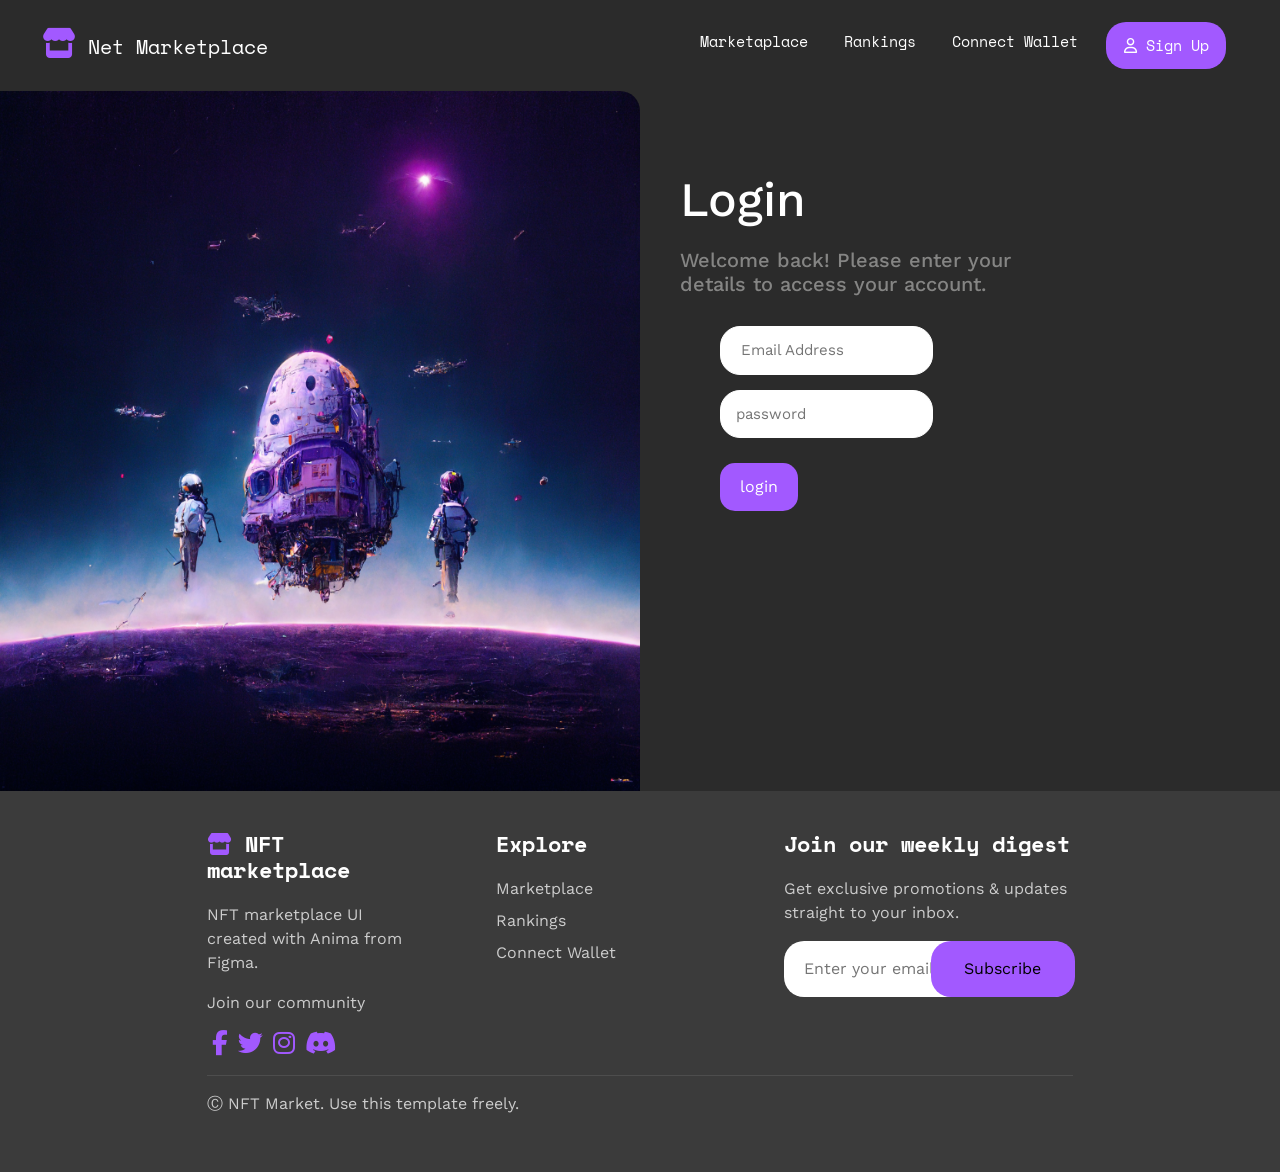
<file: login.html>
<!DOCTYPE html>
<html lang="en">

<head>
    <meta charset="UTF-8">
    <meta name="viewport" content="width=device-width, initial-scale=1.0">
    <title>SIGN UP</title>
    <link rel="stylesheet" href="https://cdnjs.cloudflare.com/ajax/libs/font-awesome/6.7.2/css/all.min.css" />
    <link rel="stylesheet" href="css/bootstrap.min.css">
    <link rel="preconnect" href="https://fonts.googleapis.com">
    <link rel="preconnect" href="https://fonts.gstatic.com" crossorigin>
    <link
        href="https://fonts.googleapis.com/css2?family=Space+Mono:ital,wght@0,400;0,700;1,400;1,700&family=Work+Sans:ital,wght@0,100..900;1,100..900&display=swap"
        rel="stylesheet">
    <link rel="stylesheet" href="css/style.css">
    <link rel="stylesheet" href="css/sign.css">
</head>

<body>
    <nav class="navbar navbar-expand-lg  ">
        <div class="container-fluid text-capitalize">
            <a class="navbar-brand" href="index.html"><i class="fa-solid fa-store"></i> <span>net marketplace</span></a>
            <button class="navbar-toggler" type="button" data-bs-toggle="collapse"
                data-bs-target="#navbarSupportedContent" aria-controls="navbarSupportedContent" aria-expanded="false"
                aria-label="Toggle navigation">
                <span class="navbar-toggler-icon"></span>
            </button>
            <div class="collapse navbar-collapse" id="navbarSupportedContent">
                <ul class="navbar-nav ms-auto mb-2 mb-lg-0">
                    <li class="nav-item">
                        <a class="nav-link" href="marketaplace.html">marketaplace</a>
                    </li>
                    <li class="nav-item">
                        <a class="nav-link" href="rankings.html">rankings</a>
                    </li>
                    <li class="nav-item">
                        <a class="nav-link" href="connect-w.html">connect wallet</a>
                    </li>
                    <li class="nav-item">
                        <a class="nav-link special" href="sign.html"><i class="fa-regular fa-user"></i> sign up</a>
                    </li>
            </div>
        </div>
    </nav>
    <div class="photo d-flex flex-sm-column flex-md-row flex-lg-row ">
        <img class="col-md-6 col-sm-12" src="./img/create-account.png" alt="">
        <div class="sec1 col-md-4 col-sm-12 ">
            <h1 class="text-capitalize">login </h1>
            <h5>Welcome back! Please enter your details to access your account.</h5>
            <div class="sec2">
                <input type="email" id="email" placeholder=" Email Address">
                
                <input type="password" id="password" placeholder="password">
                <p id="account-error" class="text-danger">Invalid email or password</p>
                <p id="general-error" class="text-danger">Please fill in all fields.</p>
                <p id="account-t" class="text-success">account is valid</p>
                <button id="login-btn">login </button>
            </div>
        </div>
    </div>
    <footer>
        <div class="container">
            <div class="foot-cont d-flex flex-lg-row justify-content-between align-items-start flex-wrap">
                <div class="nft col-lg-3">
                    <h5><i class="fa-solid fa-store"></i> NFT marketplace </h5>
                    <p>NFT marketplace UI created with Anima from Figma.</p>
                    <p>Join our community</p>
                    <div class="socials">
                        <a href="#"><i class="fa-brands fa-facebook-f"></i></a>
                        <a href="#"><i class="fa-brands fa-twitter"></i></a>
                        <a href="#"><i class="fa-brands fa-instagram"></i></a>
                        <a href="#"><i class="fa-brands fa-discord"></i></a>
                    </div>
                </div>

                <div class="explore col-lg-3">
                    <h5>Explore</h5>
                    <ul class="list-unstyled">
                        <li class="my-2"><a href="#">Marketplace</a></li>
                        <li class="my-2"><a href="#">Rankings</a></li>
                        <li class="my-2"><a href="#">Connect Wallet</a></li>
                    </ul>
                </div>

                <div class="join col-lg-4">
                    <h5>Join our weekly digest</h5>
                    <p>Get exclusive promotions & updates straight to your inbox.</p>
                    <form action="">
                        <input type="email" placeholder="Enter your email" required>
                        <button class="secondary-b " type="submit">Subscribe</button>
                    </form>
                </div>
            </div>
            <hr>
            <p>Ⓒ NFT Market. Use this template freely.</p>
        </div>
    </footer>
    <script src="js/bootstrap.bundle.min.js"></script>
    <script src="js/login.js"></script>
</body>

</html>
</file>
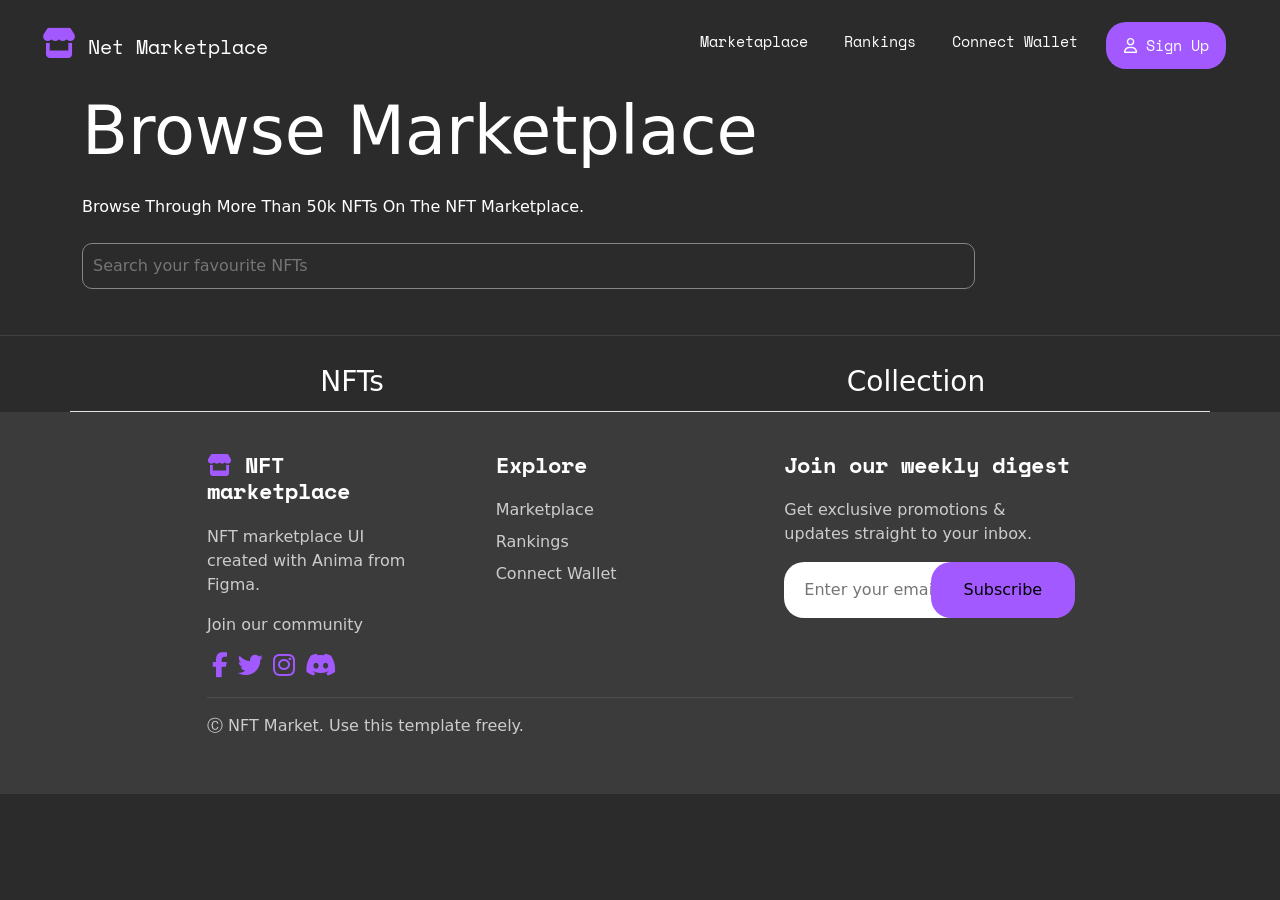
<file: marketaplace.html>
<!DOCTYPE html>
<html lang="en">

<head>
    <meta charset="UTF-8">
    <meta name="viewport" content="width=device-width, initial-scale=1.0">
    <title>Marketaplace</title>
    <link rel="stylesheet" href="https://cdnjs.cloudflare.com/ajax/libs/font-awesome/6.7.2/css/all.min.css" />
    <link rel="stylesheet" href="css/bootstrap.min.css">
    <link rel="preconnect" href="https://fonts.googleapis.com">
    <link rel="preconnect" href="https://fonts.gstatic.com" crossorigin>
    <link href="https://fonts.googleapis.com/css2?family=Space+Mono:ital,wght@0,400;0,700;1,400;1,700&family=Work+Sans:ital,wght@0,100..900;1,100..900&display=swap" rel="stylesheet">
    <link rel="stylesheet" href="css/style.css">
    <link rel="stylesheet" href="css/home.css">
    <link rel="stylesheet" href="css/marketplace.css">
</head>

<body>
    <nav class="navbar navbar-expand-lg  ">
        <div class="container-fluid text-capitalize">
            <a class="navbar-brand" href="index.html"><i class="fa-solid fa-store"></i> <span>net marketplace</span></a>
            <button class="navbar-toggler" type="button" data-bs-toggle="collapse"
                data-bs-target="#navbarSupportedContent" aria-controls="navbarSupportedContent" aria-expanded="false"
                aria-label="Toggle navigation">
                <span class="navbar-toggler-icon"></span>
            </button>
            <div class="collapse navbar-collapse" id="navbarSupportedContent">
                <ul class="navbar-nav ms-auto mb-2 mb-lg-0">
                    <li class="nav-item">
                        <a class="nav-link" href="marketaplace.html">marketaplace</a>
                    </li>
                    <li class="nav-item">
                        <a class="nav-link" href="rankings.html">rankings</a>
                    </li>
                    <li class="nav-item">
                        <a class="nav-link" href="connect-w.html">connect wallet</a>
                    </li>
                    <li class="nav-item">
                        <a class="nav-link special" href="./sign.html"><i class="fa-regular fa-user"></i> sign up</a>
                    </li>
            </div>
        </div>
    </nav>
    <div class="browse-intro text-capitalize">
        <div class="container">
            <h1 class="text-white">browse marketplace </h1>
            <p class="text-white my-4">Browse through more than 50k NFTs on the NFT Marketplace.</p>
            <input type="search" placeholder="Search your favourite NFTs">
        </div>
    </div>
    <hr>
    <!-- Nav tabs -->
    <ul class="nav nav-tabs container d-flex justify-content-center" id="myTab" role="tablist">
        <li class="nav-item w-50 d-flex justify-content-around" role="presentation">
            <button class="nav-link text-white fs-3 " id="NFTs-tab" data-bs-toggle="tab" data-bs-target="#NFTs" type="button"
                role="tab" aria-controls="NFTs" aria-selected="true">NFTs</button>
        </li>
        <li class="nav-item w-50 d-flex justify-content-around" role="presentation">
            <button class="nav-link text-white fs-3" id="Collection" data-bs-toggle="tab" data-bs-target="#Collection" type="button"
                role="tab" aria-controls="Collection" aria-selected="false">Collection</button>
        </li>
    </ul>

    <!-- Tab panes -->
    <div class="tab-content ">
        <div class="tab-pane" id="NFTs" role="tabpanel" aria-labelledby="NFTs-tab" tabindex="0">okomo</div>
        <div class="tab-pane" id="Collection" role="tabpanel" aria-labelledby="Collection" tabindex="0">...rgefgegeg</div>
    </div>

    <footer>
        <div class="container">
            <div class="foot-cont d-flex flex-lg-row justify-content-between align-items-start flex-wrap">
                <div class="nft col-lg-3">
                    <h5><i class="fa-solid fa-store"></i> NFT marketplace </h5>
                    <p>NFT marketplace UI created with Anima from Figma.</p>
                    <p>Join our community</p>
                    <div class="socials">
                        <a href="#"><i class="fa-brands fa-facebook-f"></i></a>
                        <a href="#"><i class="fa-brands fa-twitter"></i></a>
                        <a href="#"><i class="fa-brands fa-instagram"></i></a>
                        <a href="#"><i class="fa-brands fa-discord"></i></a>
                    </div>
                </div>

                <div class="explore col-lg-3">
                    <h5>Explore</h5>
                    <ul class="list-unstyled">
                        <li class="my-2"><a href="#">Marketplace</a></li>
                        <li class="my-2"><a href="#">Rankings</a></li>
                        <li class="my-2"><a href="#">Connect Wallet</a></li>
                    </ul>
                </div>

                <div class="join col-lg-4">
                    <h5>Join our weekly digest</h5>
                    <p>Get exclusive promotions & updates straight to your inbox.</p>
                    <form action="">
                        <input type="email" placeholder="Enter your email" required>
                        <button class="secondary-b " type="submit">Subscribe</button>
                    </form>
                </div>
            </div>
            <hr>
            <p>Ⓒ NFT Market. Use this template freely.</p>
        </div>
    </footer>
    
    <script src="js/bootstrap.bundle.min.js"></script>


</body>

</html>
</file>
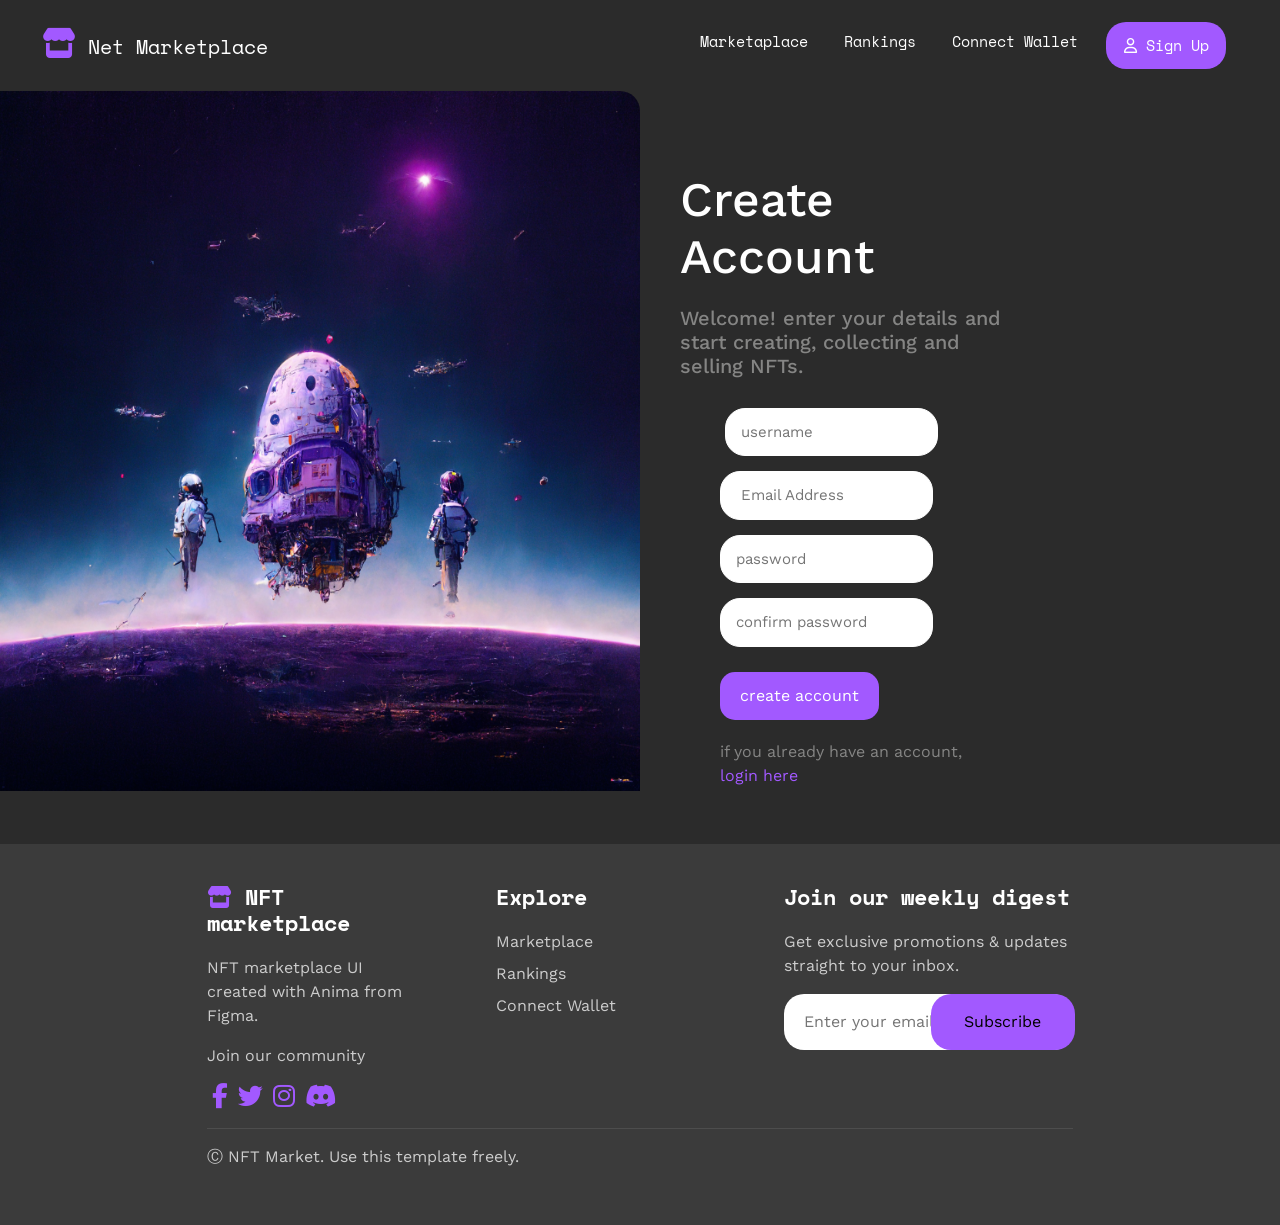
<file: sign.html>
<!DOCTYPE html>
<html lang="en">
<head>
    <meta charset="UTF-8">
    <meta name="viewport" content="width=device-width, initial-scale=1.0">
    <title>SIGN UP</title>
    <link rel="stylesheet" href="https://cdnjs.cloudflare.com/ajax/libs/font-awesome/6.7.2/css/all.min.css"/>
    <link rel="stylesheet" href="css/bootstrap.min.css">
    <link rel="preconnect" href="https://fonts.googleapis.com">
  <link rel="preconnect" href="https://fonts.gstatic.com" crossorigin>
  <link href="https://fonts.googleapis.com/css2?family=Space+Mono:ital,wght@0,400;0,700;1,400;1,700&family=Work+Sans:ital,wght@0,100..900;1,100..900&display=swap" rel="stylesheet">
    <link rel="stylesheet" href="css/style.css">
    <link rel="stylesheet" href="css/sign.css">
</head>
<body>
    <nav class="navbar navbar-expand-lg  ">
        <div class="container-fluid text-capitalize">
          <a class="navbar-brand" href="index.html"><i class="fa-solid fa-store"></i> <span>net marketplace</span></a>
          <button class="navbar-toggler" type="button" data-bs-toggle="collapse" data-bs-target="#navbarSupportedContent" aria-controls="navbarSupportedContent" aria-expanded="false" aria-label="Toggle navigation">
            <span class="navbar-toggler-icon"></span>
          </button>
          <div class="collapse navbar-collapse" id="navbarSupportedContent">
            <ul class="navbar-nav ms-auto mb-2 mb-lg-0">
              <li class="nav-item">
                <a class="nav-link" href="marketaplace.html">marketaplace</a>
              </li>
              <li class="nav-item">
                <a class="nav-link" href="rankings.html">rankings</a>
              </li>
              <li class="nav-item">
                <a class="nav-link" href="connect-w.html">connect wallet</a>
              </li>
              <li class="nav-item">
                <a class="nav-link special" href="sign.html"><i class="fa-regular fa-user"></i> sign up</a>
              </li>
          </div>
        </div>
      </nav>
      <div class="photo d-flex flex-sm-column flex-md-row flex-lg-row ">
        <img class="col-md-6 col-sm-12" src="./img/create-account.png" alt="">
        <div class="sec1 col-md-4 col-sm-12 ">
          <h1 class="text-capitalize">create account </h1>
          <h5>Welcome! enter your details and start creating, collecting and selling NFTs.</h5>
          <div class="sec2">
            <label for="username"></label>
            <input type="text" id="username" placeholder="username">
            <p id="username-error" class="text-danger">Username can only contain letters and numbers.</p>
            
            <label for="email"></label>
            <input type="email" id="email" placeholder=" Email Address" >
            <p id="email-error" class="text-danger">Please enter a valid email address.</p>
            
            <label for="password"></label>
            <input type="password" id="password" placeholder="password">
            <p id="password-error" class="text-danger">Password must be at least 8 characters long and include a number.</p>
            
            <label for="confirm password"></label>
            <input type="password" id="confirm-password" placeholder="confirm password">
            <p id="confirm-password-error" class="text-danger">Passwords do not match.</p>
            <br>
            <p id="general-error" class="text-danger">Please fill in all fields.</p>
            <p id="success-message" class="text-success">Account created successfully!</p>
            <button id="sign-btn">create account</button>
            <p class="login-message">if you already have an account, <a href="login.html">login here</a></p>
          </div>
        </div>
      </div>
    <footer>
        <div class="container">
          <div class="foot-cont d-flex flex-lg-row justify-content-between align-items-start flex-wrap">
            <div class="nft col-lg-3">
              <h5><i class="fa-solid fa-store"></i> NFT marketplace </h5>
              <p>NFT marketplace UI created with Anima from Figma.</p>
              <p>Join our community</p>
              <div class="socials">
                <a href="#"><i class="fa-brands fa-facebook-f"></i></a>
                <a href="#"><i class="fa-brands fa-twitter"></i></a>
                <a href="#"><i class="fa-brands fa-instagram"></i></a>
                <a href="#"><i class="fa-brands fa-discord"></i></a>
              </div>
            </div>
      
            <div class="explore col-lg-3">
              <h5>Explore</h5>
              <ul class="list-unstyled">
                <li class="my-2"><a href="#">Marketplace</a></li>
                <li class="my-2"><a href="#">Rankings</a></li>
                <li class="my-2"><a href="#">Connect Wallet</a></li>
              </ul>
            </div>
      
            <div class="join col-lg-4">
              <h5>Join our weekly digest</h5>
              <p>Get exclusive promotions & updates straight to your inbox.</p>
              <form action="">
                <input type="email" placeholder="Enter your email" required>
                <button class="secondary-b " type="submit">Subscribe</button>
              </form>
            </div>
          </div>
          <hr>
          <p>Ⓒ NFT Market. Use this template freely.</p>
        </div>
      </footer>
      <script src="js/bootstrap.bundle.min.js"></script>
      <script src="js/sign.js"></script>
</body>
</html>
</file>
<file: css/style.css>
:root{
    --main-font: "Space Mono", monospace;
    --font-2: "Work Sans", sans-serif;
    --background-color: #2B2B2B;
    --box-color: #3B3B3B;
    --text-gray: #858584;
    --text-white: #FFFFFF;
    --purple-color: #A259FF;
}
body{
    background-color: var(--background-color);
    margin: 0;
    padding: 0;
}
body button{
    border: none;
    background-color: transparent;
}
ul{
    list-style: none;
}
a{
    text-decoration: none;
}
h1{
    font-size: 67px;
}
h2{
    font-size: 51px;
}
h3{
    font-size: 38px;
}
h4{
    font-size: 28px;
}
h5{
    font-size: 22px;
}
.navbar{
    padding: 10px 30px 10px 30px ;
    font-family: var(--main-font);
}
.navbar .navbar-brand i{
    font-size: 30px;;
    color: var(--purple-color);
}
.navbar .navbar-brand{
    color: var(--text-white);
}
.navbar-toggler{
    color: var(--text-white);
    border-color: white;
    background-color: white;
}
.navbar ul{
    padding: 2px;
    align-content: center;
}
.navbar ul li a{
    margin: 10px;
    color: var(--text-white);
    border-radius: 10px;
    padding-left: 10px;
    font-size: 15px;
}
.navbar ul li a:hover{
    color :var(--purple-color)
}
.navbar ul li .special{
    padding: 12px 40px 12px 40px;
    width: 120px;
    border-radius: 20px;
    color: white;
    background-color: var(--purple-color);
    text-align: center;
    transition: 0.3s;
}
.navbar ul li .special:hover{
    color: var(--text-white);
    background: linear-gradient(135deg, #A259FF, #FF6250);
    width: 150px;
}
@media (max-width: 768px){
    .navbar{
        padding: 10px 0px 10px 0px ;
    }
    .navbar ul li .special{
        width: 97%;
    }
    .navbar ul li .special:hover{
        width: 97%;
    }
}

/* Footer */

footer{
    background-color: var(--box-color);
    padding: 40px 195px 40px 195px ;

}
footer h5{
    color: var(--text-white);
    font-family: var(--main-font);
    font-weight: 700;
    margin-bottom: 20px;

}
footer h5 i {
    color: var(--purple-color);

}
footer p{
    color: #cccccc;
}
footer .nft a i{
    color: var(--purple-color);
    font-size: 25px;
    margin-left: 5px;
}
footer .explore ul li a{
    color: #cccccc;
}
footer .join form{
    position: relative;
}
footer .join input{
    width: 100%;
    position: relative;
    padding: 16px 0px 16px 20px;
    border-radius: 20px;
    border: none;
    color: black;
}
footer .join button{
    position: absolute;
    right: -2px;
    top: 0px;
    background-color: var(--purple-color);
    height: 100%;
    border-radius: 20px;
    width: 50%;
    transition: 0.5s;
}
footer .join button:hover{
    background: linear-gradient(135deg, #A259FF, #FF6250);
    width: 55%;
}
hr{
    background-color: var(--text-gray);
    height: 1px;
    border: none;
}
@media (max-width: 900px){
    footer{
        padding: 20px 20px 20px 20px ;
    }
    footer .foot-cont{
        display: flex;
        flex-direction: column;
    }
}
</file>
<file: css/sign.css>
:root {
  --main-font: "Space Mono", monospace;
  --font-2: "Work Sans", sans-serif;
  --background-color: #2b2b2b;
  --box-color: #3b3b3b;
  --text-gray: #858584;
  --text-white: #ffffff;
  --purple-color: #a259ff;
}

/* Reset */
*{
  margin:0;
  padding:0;
  box-sizing:border-box;
}

body {
  background-color: var(--background-color);
  font-family: var(--font-2);
}

/* Image */
.photo img {
  height: 700px;
  border-top-right-radius: 20px;
}

/* Section 1 */
.sec1 {
  padding: 80px 40px 40px;
}

.sec1 h1 {
  color: var(--text-white);
  font-size: 48px;
  margin-bottom: 20px;
}

.sec1 h5 {
  color: var(--text-gray);
  font-size: 20px;
  margin-bottom: 30px;
}

/* Section 2 */
.sec2 {
  padding: 0 40px;
}

.sec2 input {
  border: 1px solid #fff;
  border-radius: 20px;
  font-size: 15px;
  padding: 12px 15px;
  width: 80%;
  margin-bottom: 15px;
}

.sec2 button {
  border: none;
  background-color: var(--purple-color);
  border-radius: 15px;
  padding: 12px 20px;
  color: #fff;
  cursor: pointer;
  margin-top: 10px;
  transition: 1s;
}
.sec2 button:hover{
  background: linear-gradient(135deg, #A259FF, #FF6250);
}

.sec2 .login-message {
  color: var(--text-gray);
  margin-top: 20px;
}

.sec2 .login-message a {
  color: var(--purple-color);
}

.sec2 .login-message a:hover{
  text-decoration: underline;
}


/* Error */
.text-danger {
  color: red;
  font-size: 14px;
  display: none;
}
.text-success {
  color: green;
  font-size: 14px;
  margin-top: 5px;
  display: none;
}

/* Responsive */
@media (max-width: 700px) {

  .photo {
    display: flex;
    flex-direction: column;
  }

  .photo img {
    height: 400px;
    width: 100%;
  }

  .sec1 {
    text-align: center;
    padding: 40px 20px;
  }

  .sec2 {
    text-align: center;
    padding: 0 20px;
  }

  .sec2 input {
    width: 100%;
  }

}
</file>
<file: css/home.css>
:root{
    --main-font: "Space Mono", monospace;
    --font-2: "Work Sans", sans-serif;
    --background-color: #2B2B2B;
    --box-color: #3B3B3B;
    --text-gray: #858584;
    --text-white: #FFFFFF;
    --purple-color: #A259FF;
}
body{
    background-color: var(--background-color);
    margin: 0;
    padding: 0;
}
body button{
    border: none;
    background-color: transparent;
}
ul{
    list-style: none;
}
a{
    text-decoration: none;
}
h1{
    font-size: 67px;
}
h2{
    font-size: 51px;
}
h3{
    font-size: 38px;
}
h4{
    font-size: 28px;
}
h5{
    font-size: 22px;
}
.discover{
    font-family: var(--font-2);
    justify-content: space-between;
    padding: 80px 0 80px 0 ;
}
.discover .content .numbers{
    font-family: var(--main-font);
}
.discover .content .numbers h3{
    font-weight: 700;
}
.discover .content .numbers h5{
    color: var(--text-gray);
    font-size: 18px;
}
@media (max-width: 468px){
    .discover .content .numbers h3{
        font-size: 20px;
    }
    .discover .content .numbers h5{
        font-size: 15px;
    }
}
.discover .content button .secondary-b{
    background-color: var(--purple-color);
    padding: 20px 50px 20px 50px ;
    border-radius: 20px;
    color: var(--text-white);
    transition: 0.3s;
}
.discover .content button .secondary-b:hover{
    background-color: var(--text-white);
    color: var(--purple-color);
    
}
.space-walk{
    width: 510px;
    
    background-color: brown;
    position: relative;
    border-radius: 20px;
    overflow: hidden;
}
.img-box img{
    width: 100%;
}
.img-box .text-space{
    position: absolute;
    bottom: 0;
    background-color: var(--box-color);
    width: 100%;
    height: 90px;
    padding: 20px;
}
.avatar img{
    width: 30px;
    border-radius: 50%;
    margin-right: 10px;
}
@media (max-width: 990px){
    .discover{
        padding: 20px;
        flex-direction: column;
        align-items: center;
    }
    .discover .content{
        width: 100%;
    }
    .discover .content .numbers{
        text-align: center;
    }
    .discover .content button .secondary-b{
        margin-top: 20px;
        width: 100%;
    }
    .space-walk{
        width: 100%;
    }
    madjkfsdf
}
.trending{
    width: 100%;
    text-transform: capitalize;
    padding-bottom: 50px;
}
.intro-t{
    font-family: var(--font-2);
    color: var(--text-white);
    margin: 50px 0 50px 0 ;
}
.card{
    background-color: transparent;
    border: none;

}
.trending .card-num{
    width: 90px;
    height: 105px;
    border-radius: 20px;
    display: flex;
    justify-content: center;
    align-items: center;
    background-color: var(--purple-color);
    color: var(--text-white);
}
@media (max-width: 990px){
    .trending .card-3{
        display: none;
    }
}
@media (max-width: 768px){
    .trending .card-2{
        display: none;
    }
    .trending .card-3{
        display: none;
    }
}

.browse{
    padding-bottom: 100px;
}
.browse .cards-box .card{
    background-color: var(--box-color);
    border-radius: 20px;
    overflow: hidden;
    color: white;
    width: 300px;
}
.blurred-image {
    filter: blur(5px);
    transition: filter 0.3s ease;
    overflow: hidden;
}
.browse .cards-box .card:hover .blurred-image {
    filter: blur(0px);
}
.browse .cards-box .card i{
    position: absolute;
    top: 50%;
    left: 50%;
    transform: translate(-50%, -50%);
    font-size: 40px;
    transition: 0.5s;
}
.browse .cards-box .card:hover i{
    display: none;
}
@media (max-width: 468px){
    .browse .cards-box .card{
        width: 100%
    }
    .text-creators button a{
            width: 100%;
        }
    }

.text-creators button .creators-button{
    padding: 20px 50px 20px 50px;
    background-color: transparent;
    font-size: 16px;
    font-family: var(--font-2);
    font-weight: 600;
    color: white;
    border-radius: 15px;
    border: 3px solid var(--purple-color);
    text-transform: capitalize;
}
.text-creators button a i{
    color: var(--purple-color);
    margin-right: 10px;
}
.creators-cards .carde{
    background-color: var(--box-color);
    height: 300px;
    width: 300px;
    border-radius: 20px;
    position: relative;
} 
.creators-cards .carde img {
    width:130px ;
    border-radius: 50%;
}
.creators-cards .carde .card-body p{
    font-family: var(--main-font);
}
.creators-cards .carde .card-body p span{
    color: var(--text-gray);
    font-family: var(--font-2);
}
.creators-cards .carde .num{
    font-family: var(--main-font);
    color: var(--text-gray);
    width: 25px;
    background-color: var(--background-color);
    height: 25px;
    text-align: center;
    border-radius: 50%;
    position: absolute;
    top: 20px;
    left: 20px;
}


.discover2 .discover-boxs .box {
    background-color: var(--box-color);
    border-radius: 20px;
    overflow: hidden;
    margin-top: 30px;
    margin-bottom: 20px;
}
.discover2 .discover-boxs .box .text-box{
    padding: 20px;
    color: var(--text-white);
}
.discover2 .discover-boxs .box .text-box .price p{
    color: var(--text-gray);
}
.discover2 .discover-boxs .box .text-box .p-h h5{
    font-family: var(--main-font);
}
.discover2 .discover-boxs .box .text-box .higths p{
    color: var(--text-gray);
}

.discover2 button a{
    background-color: transparent;
    padding: 10px 20px ;
    border-radius: 20px;
    border: 2px solid var(--purple-color);
    color: white;
}
@media (max-width:992px){
    .box-3{
        display: none;

    }
    .box h5{
        font-size: 20px;
    }
}
@media (max-width:480px){
    .box-3{
        display: block;
    }
    .discover-boxs{
        display: flex;
        flex-direction: column;
    }
}
.magic{
    height: 650px;
    width: 100%;
    background-image: url("../img/mushrooms1.png");
    background-position: center center;
    background-size: 100%;
    background-repeat:  no-repeat;
}
.magic .box-lay{
    height: 650px;
    width: 100%;
    background: linear-gradient(to top,rgba(162, 89, 255, 1),rgba(190, 130, 255, 0.7),rgba(220, 180, 255, 0.4),rgba(240, 220, 255, 0.1),rgba(255, 255, 255, 0));
    
}
.magic .box-lay .left-mash{
    margin-bottom: 50px;
}
.magic .box-lay .left-mash .avatar {
    background-color: var(--box-color);
    width: 100px;
    padding: 5px 10px 5px 10px ;
    border-radius: 20px;
    color: white;
}
.magic .box-lay .left-mash .see{
    padding: 10px 20px 10px 20px;
    background-color: white ;
    font-size: 20px;
    border-radius: 15px;
    color: var(--purple-color);
    width: 200px;
    margin-top: 10px;
}
.magic .box-lay .left-mash a img{
    width: 30px;
    border-radius: 50%;
}

@media (max-width:480px){
    .magic .box-lay .left-mash h1{
        font-size: 30px;
    }
}
</file>
<file: css/marketplace.css>
:root{
    --main-font: "Space Mono", monospace;
    --font-2: "Work Sans", sans-serif;
    --background-color: #2B2B2B;
    --box-color: #3B3B3B;
    --text-gray: #858584;
    --text-white: #FFFFFF;
    --purple-color: #A259FF;
}
body{
    background-color: var(--background-color);
    margin: 0;
    padding: 0;
}
.browse-intro{
    background-color: var(--background-color);

}
.browse-intro input{
    background-color: var(--background-color);
    border: none;
    border: 1px solid var(--text-gray);
    border-radius: 10px;
    width: 80%;
    padding: 10px;
    margin-bottom: 30px;
}
</file>
